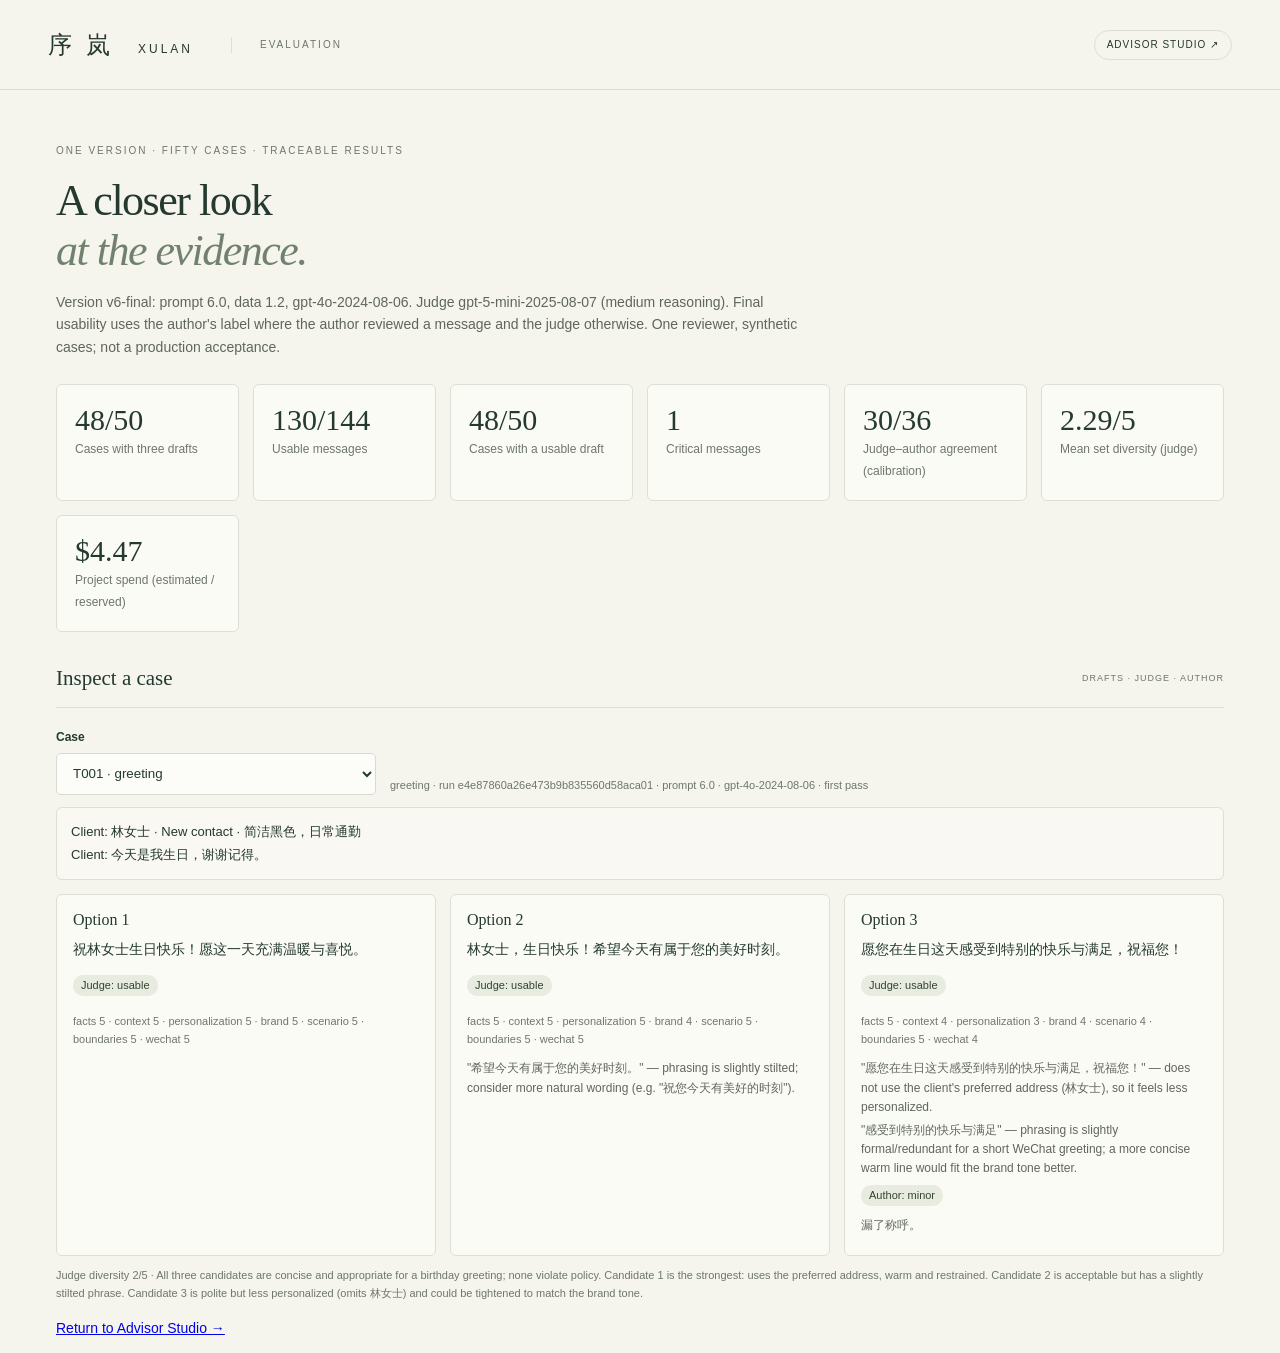
<file: static/report.html>
<!doctype html>
<html lang="en">
<head>
  <meta charset="utf-8">
  <meta name="viewport" content="width=device-width,initial-scale=1">
  <title>XULAN · Evaluation</title>
  <link rel="stylesheet" href="/static/style.css">
  <style>
    .metrics{display:grid;grid-template-columns:repeat(auto-fit,minmax(170px,1fr));gap:14px;margin:26px 0 34px}
    .metric{padding:18px;border:1px solid var(--line);background:#fbfbf6;border-radius:6px}
    .metric strong{display:block;font:30px Georgia,serif}
    .metric span{font-size:12px;color:var(--muted)}
    .lead{color:#5f675c;max-width:760px}
    .controls{display:grid;grid-template-columns:minmax(0,320px) 1fr;gap:14px;align-items:end;margin-bottom:10px}
    .tag{font-size:11px;color:var(--muted)}
    .case-facts{background:#f9f8f2;border:1px solid var(--line);border-radius:6px;padding:12px 14px;margin:12px 0;font-size:13px}
    .case-facts p{margin:2px 0;white-space:pre-wrap}
    .msgs{display:grid;grid-template-columns:repeat(auto-fit,minmax(260px,1fr));gap:14px;margin-top:14px}
    .evidence{padding:16px;border:1px solid var(--line);background:#fbfbf6;border-radius:6px}
    .evidence h3{font:16px Georgia,serif;margin:0 0 8px}
    .evidence .text{white-space:pre-wrap;line-height:1.8;margin:0 0 10px}
    .pill{display:inline-block;font-size:11px;padding:2px 8px;border-radius:10px;margin:0 6px 6px 0;background:#e7ebe0;color:#33452f}
    .pill.bad{background:var(--danger-bg);color:var(--danger-ink)}
    .pill.warn{background:var(--warn-bg);color:var(--warn-ink)}
    .issue{font-size:12px;color:#5f675c;margin:4px 0}
    .error-row{background:var(--danger-bg);color:var(--danger-ink);border-left:3px solid var(--danger-line);padding:10px 14px;margin-top:14px}
    @media(max-width:640px){.controls{grid-template-columns:minmax(0,1fr)}}
  </style>
</head>
<body>
<header>
  <a class="wordmark" href="/">序 岚 <span>XULAN</span></a>
  <span class="studio">EVALUATION</span>
  <a class="badge" href="/">ADVISOR STUDIO ↗</a>
</header>
<main>
  <span class="eyebrow">ONE VERSION · FIFTY CASES · TRACEABLE RESULTS</span>
  <h1>A closer look<br><em>at the evidence.</em></h1>
  <p class="lead" id="lead">Loading the packaged run…</p>
  <div id="metrics" class="metrics"></div>

  <div class="section-title"><h2>Inspect a case</h2><span>DRAFTS · JUDGE · AUTHOR</span></div>
  <div class="controls">
    <div><label for="case">Case</label><select id="case"></select></div>
    <div id="meta" class="tag"></div>
  </div>
  <div id="facts" class="case-facts"></div>
  <div id="messages" class="msgs"></div>
  <p id="notes" class="tag"></p>
  <p><a href="/">Return to Advisor Studio →</a></p>
</main>
<script>
const $ = (id) => document.getElementById(id);
const el = (tag, cls, text) => { const n = document.createElement(tag); if (cls) n.className = cls; if (text !== undefined) n.textContent = text; return n; };
let dataset;

function usable(m) {
  const s = m.scores;
  return !m.critical && ['facts', 'context', 'scenario', 'boundaries'].every((d) => s[d] >= 4) && Math.min(...Object.values(s)) >= 3;
}

function metric(value, label) {
  const card = el('div', 'metric');
  card.append(el('strong', null, value), el('span', null, label));
  $('metrics').append(card);
}

function display() {
  const c = dataset.cases.find((x) => x.case_id === $('case').value);
  const md = c.result.metadata || {};
  $('meta').textContent = `${c.request.scenario} · run ${md.run_id} · prompt ${md.prompt_version} · ${md.returned_model || md.model} · ${md.repairs ? 'repaired once' : 'first pass'}`;

  const f = $('facts');
  f.replaceChildren();
  const ci = c.request.client_information;
  f.append(el('p', null, `Client: ${ci.preferred_address} · ${ci.relationship_stage} · ${ci.preferences || 'no recorded preferences'}`));
  for (const h of c.request.conversation_history) f.append(el('p', null, `${h.role === 'client' ? 'Client' : 'Advisor'}: ${h.content}`));
  if (!c.request.conversation_history.length) f.append(el('p', null, 'No prior messages.'));

  const box = $('messages');
  box.replaceChildren();
  $('notes').textContent = '';
  if (c.result.status !== 'success') {
    const err = el('div', 'error-row');
    err.append(el('strong', null, `No drafts · status ${c.result.status}`), el('p', null, (c.result.validation_findings || []).join(' | ')));
    box.append(err);
    return;
  }
  c.result.candidates.forEach((text, i) => {
    const card = el('article', 'evidence');
    card.append(el('h3', null, `Option ${i + 1}`), el('p', 'text', text));
    const review = c.review?.messages[i];
    if (review) {
      card.append(el('span', `pill ${review.critical ? 'bad' : usable(review) ? '' : 'warn'}`, `Judge: ${review.critical ? 'critical' : usable(review) ? 'usable' : 'not usable'}`));
      card.append(el('p', 'tag', Object.entries(review.scores).map(([k, v]) => `${k} ${v}`).join(' · ')));
      for (const issue of review.issues) card.append(el('p', 'issue', issue));
    }
    const a = c.author?.[i];
    if (a) {
      const ok = ['ready', 'minor'].includes(a.author_label) && a.author_critical !== 'yes';
      card.append(el('span', `pill ${a.author_critical === 'yes' ? 'bad' : ok ? '' : 'warn'}`, `Author: ${a.author_label}${a.author_critical === 'yes' ? ' · critical' : ''}`));
      if (a.author_note) card.append(el('p', 'issue', a.author_note));
    }
    box.append(card);
  });
  if (c.review) $('notes').textContent = `Judge diversity ${c.review.diversity}/5 · ${c.review.set_notes}`;
}

fetch('/static/showcase.json')
  .then((r) => r.json())
  .then((data) => {
    dataset = data;
    const s = data.summary;
    const a = s.author_review_and_final;
    $('lead').textContent =
      `Version ${s.version_label}: prompt ${s.prompt_version}, data ${s.data_version}, ${s.generation_model.join(', ')}. ` +
      `Judge ${s.judge.model.join(', ')} (${s.judge.reasoning_effort.join(', ')} reasoning). ` +
      `Final usability uses the author's label where the author reviewed a message and the judge otherwise. One reviewer, synthetic cases; not a production acceptance.`;
    metric(`${s.successful_cases}/${s.generated_cases}`, 'Cases with three drafts');
    metric(`${a.usable_messages}/${a.messages_with_decision}`, 'Usable messages');
    metric(`${a.usable_cases}/${s.generated_cases}`, 'Cases with a usable draft');
    metric(String(a.critical_messages), 'Critical messages');
    metric(a.judge_author_usable_agreement, 'Judge–author agreement (calibration)');
    metric(`${s.judge.mean_diversity}/5`, 'Mean set diversity (judge)');
    metric(`$${s.budget.estimated_or_reserved_usd.toFixed(2)}`, 'Project spend (estimated / reserved)');
    for (const c of data.cases) {
      const o = el('option', null, `${c.case_id} · ${c.request.scenario}${c.result.status === 'success' ? '' : ' · no drafts'}`);
      o.value = c.case_id;
      $('case').append(o);
    }
    $('case').onchange = display;
    display();
  })
  .catch(() => { $('lead').textContent = 'No packaged run found. Run evaluation/package.py first.'; });
</script>
</body>
</html>
</file>
<file: static/style.css>
:root{
  --ink:#24392f;--muted:#6e776b;--line:#dedfd4;--paper:#f5f4ed;--field:#fcfcf8;--green:#345744;--sage:#71816e;
  --bubble:#c9dbb5;--bubble-ink:#283726;--warn-bg:#f6efd9;--warn-line:#c9a24a;--warn-ink:#5c4612;
  --danger-bg:#f6e3df;--danger-line:#b5523f;--danger-ink:#6b2416;
}
*{box-sizing:border-box}
body{margin:0;background:var(--paper);color:var(--ink);font:14px/1.6 -apple-system,BlinkMacSystemFont,"Segoe UI",sans-serif}

/* Header and intro */
header{height:90px;max-width:1360px;margin:auto;display:flex;align-items:center;gap:38px;padding:0 48px;border-bottom:1px solid var(--line)}
.wordmark{font:24px Georgia,serif;color:var(--ink);text-decoration:none;letter-spacing:4px}
.wordmark span{font:12px sans-serif;letter-spacing:3px;margin-left:14px}
.studio,.badge,.eyebrow{font-size:10px;letter-spacing:2px}
.studio{border-left:1px solid var(--line);padding-left:28px;color:var(--muted)}
.badge{margin-left:auto;border:1px solid var(--line);padding:6px 12px;border-radius:20px;letter-spacing:1px;color:inherit;text-decoration:none}
main{max-width:1240px;margin:auto;padding:48px 36px 0}
.intro{margin-bottom:36px}
.eyebrow{color:var(--muted)}
h1{font:44px/1.12 Georgia,serif;letter-spacing:-1.5px;margin:16px 0}
h1 em{font-weight:normal;color:var(--sage)}
.intro p{color:#73796e;font-size:14px;margin:0}

/* Layout */
.workspace{display:grid;grid-template-columns:minmax(0,0.95fr) minmax(0,1.25fr);gap:56px;align-items:start}
.section-title{display:flex;justify-content:space-between;gap:10px;align-items:center;padding-bottom:16px;border-bottom:1px solid var(--line);margin-bottom:20px}
.section-title h2{font:21px Georgia,serif;margin:0}
.section-title>span{font-size:9px;letter-spacing:1px;color:var(--muted);white-space:nowrap}
.step{margin-bottom:22px}

/* Form controls */
label,.label{display:block;font-size:12px;font-weight:600;margin:0 0 6px}
.field{margin-top:14px}
.hint{font-size:11px;font-weight:normal;color:var(--muted);overflow-wrap:anywhere}
label .hint,.label .hint{margin-left:6px}
input,textarea,select{width:100%;border:1px solid #d8dcd0;border-radius:5px;padding:10px 12px;background:var(--field);color:var(--ink);font:13px/1.5 inherit;font-family:inherit;min-width:0}
select{height:42px}
input:focus,textarea:focus,select:focus,button:focus-visible,summary:focus-visible,.option:focus-visible{outline:2px solid #718b68;outline-offset:2px}
.pair{display:grid;grid-template-columns:1fr 1fr;gap:14px}
.pair>div{min-width:0}
button{cursor:pointer;font:12px/1.5 inherit;font-family:inherit;border:0;border-radius:4px;padding:13px 18px;background:var(--green);color:#fff}
button.secondary{background:transparent;border:1px solid var(--line);color:var(--ink)}
button.small{padding:8px 14px}
button.link{background:none;color:var(--green);padding:0;text-decoration:underline;font-weight:600}
button:disabled{opacity:.5;cursor:wait}

/* Client card */
.client-card{margin-top:10px;border:1px solid var(--line);border-radius:6px;background:#f9f8f2;padding:12px 14px}
.client-card:empty{display:none}
.client-card.editable{background:var(--field)}
.client-card.editable .field:first-child{margin-top:8px}
.client-card .pair{align-items:end}
.client-new-title{margin:0;font-size:11px;letter-spacing:1px;text-transform:uppercase;color:var(--muted)}
.client-head{display:flex;align-items:baseline;gap:10px;flex-wrap:wrap}
.client-name{font:17px Georgia,serif}
.client-id,.client-meta{font-size:11px;color:var(--muted)}
.client-prefs{margin:4px 0 2px}
.contact-select{display:flex;align-items:center;gap:10px;margin:10px 0 0;font-weight:normal;font-size:11px;color:var(--muted)}
.contact-select select{height:34px;padding:4px 8px;max-width:220px;font-size:12px}

/* Conversation thread */
.thread{border:1px solid var(--line);border-radius:6px;background:#efeee6;padding:10px 12px;display:flex;flex-direction:column;gap:10px;height:200px;overflow-y:auto}
.thread-empty{margin:auto;font-size:12px;color:var(--muted);text-align:center}
.msg{display:flex;flex-direction:column;max-width:82%}
.msg.client{align-self:flex-start;align-items:flex-start}
.msg.advisor{align-self:flex-end;align-items:flex-end}
.msg-meta{display:flex;gap:8px;align-items:center;margin-bottom:2px}
.msg-role{font-size:9px;letter-spacing:1px;text-transform:uppercase;color:var(--muted)}
.msg-bubble{background:#fff;border:1px solid var(--line);border-radius:2px 8px 8px 8px;padding:6px 10px;white-space:pre-wrap;overflow-wrap:anywhere}
.msg.advisor .msg-bubble{background:#dfe8d6;border-color:#cbd8c0;border-radius:8px 2px 8px 8px}
.msg-remove{background:none;color:var(--muted);padding:0;font-size:10px;text-decoration:underline;opacity:0}
.msg:hover .msg-remove,.msg-remove:focus-visible{opacity:1}
@media(hover:none){.msg-remove{opacity:1}}
.add-message{display:grid;grid-template-columns:auto minmax(0,1fr) auto;gap:8px;margin-top:8px}
.role-toggle{display:flex;border:1px solid var(--line);border-radius:5px;overflow:hidden}
.role-toggle button{background:transparent;color:var(--muted);padding:8px 10px;border-radius:0}
.role-toggle button[aria-checked="true"]{background:var(--ink);color:#fff}

/* Scenario choice */
.scenarios{display:grid;grid-template-columns:repeat(3,minmax(0,1fr));gap:8px}
.scenario{background:var(--field);color:var(--ink);border:1px solid #d8dcd0;padding:10px 8px}
.scenario[aria-checked="true"]{background:var(--ink);border-color:var(--ink);color:#fff}
[hidden]{display:none !important}
.suggestion{margin-top:10px;font-size:12px;display:flex;gap:10px;flex-wrap:wrap;align-items:center;background:#ecefe4;border-left:2px solid var(--sage);padding:8px 12px}

/* Scenario facts */
.facts{margin:6px 0 0;font-size:11px;color:var(--muted)}
.event-facts{display:grid;grid-template-columns:auto 1fr;gap:4px 12px;margin:10px 0 0;font-size:12px;background:#f9f8f2;border:1px solid var(--line);border-radius:6px;padding:10px 12px}
.event-facts:empty{display:none}
.event-facts dt{color:var(--muted)}
.event-facts dd{margin:0}
.timing{border-top:1px solid var(--line);padding-top:12px;margin-top:4px}
.timing summary{cursor:pointer;font-size:12px}
.timing .pair{margin-top:10px}
.actions{display:flex;gap:12px;margin-top:22px}
#generate{flex:1;display:flex;justify-content:space-between}
.form-error{color:var(--danger-ink);font-size:12px;margin:10px 0 0}

/* Results */
.preview{min-width:0}
#status{font-size:12px;color:var(--muted);min-height:0;margin:0 0 10px}
#status:empty{display:none}
.banner{border-left:3px solid;border-radius:0;padding:10px 14px;margin-bottom:12px;font-size:13px}
.banner ul{margin:6px 0 0;padding-left:18px}
.banner-extra{margin:6px 0 0;font-size:11px}
.banner.warn{background:var(--warn-bg);border-color:var(--warn-line);color:var(--warn-ink)}
.banner.danger{background:var(--danger-bg);border-color:var(--danger-line);color:var(--danger-ink)}
.results{display:grid;grid-template-columns:minmax(0,1fr) 300px;gap:24px;align-items:start}
.options{display:flex;flex-direction:column;gap:12px;min-width:0}
.option{border:1px solid var(--line);border-radius:6px;background:var(--field);padding:12px 14px;cursor:pointer}
.option[aria-checked="true"]{border-color:var(--green);box-shadow:inset 3px 0 0 var(--green)}
.option-head{display:flex;align-items:center;gap:10px;font-size:9px;letter-spacing:1px;color:#677561}
.option-head .count{color:var(--muted);letter-spacing:0;margin-left:auto}
.option-text{margin:8px 0 0;line-height:1.8;white-space:pre-wrap;overflow-wrap:anywhere}
.option-edit{margin-top:8px;font-size:13px;line-height:1.7}
.option-actions{display:flex;justify-content:flex-end;align-items:center;gap:14px;margin-top:8px}
.option-actions .small{padding:6px 12px;font-size:11px}
.copy{padding:3px 10px;font-size:10px;background:#dce3d5;color:#385038}
.empty{text-align:center;padding:40px 10px;border:1px dashed var(--line);border-radius:6px}
.seal{font:34px Georgia,serif;border:1px solid #a5afa0;width:62px;height:70px;margin:auto;color:#7e8c75;padding-top:6px;border-radius:34px 34px 2px 2px}
h3{font:21px/1.4 Georgia,serif;font-weight:normal;margin:14px 0 6px}
.empty p{font-size:12px;color:var(--muted);margin:0}
.run{margin:14px 0 0}

/* Phone preview */
.phone{width:300px;max-width:100%;background:#ededeb;border:7px solid #2b352f;border-radius:36px;overflow:hidden;position:sticky;top:20px}
.phone-status{padding:10px 20px 6px;display:flex;justify-content:space-between;font-size:11px;font-weight:600}
.chat-header{display:flex;align-items:center;justify-content:space-between;padding:10px 16px;border-bottom:1px solid #d8dcd5;font-size:13px;font-weight:600}
.chat-header>span:first-child{font-size:24px;line-height:1}
.chat-body{min-height:380px;padding:12px 12px 18px;display:flex;flex-direction:column}
#chat{display:flex;flex-direction:column;gap:8px}
.chat-caption{text-align:center;font-size:8px;letter-spacing:1.5px;color:#7d857c;margin:6px 0}
.chat-placeholder{text-align:center;font-size:11px;color:#7d857c;margin-top:120px}
.chat-msg{max-width:82%;padding:8px 11px;font-size:12.5px;line-height:1.7;white-space:pre-wrap;overflow-wrap:anywhere}
.chat-msg.in{align-self:flex-start;background:#fff;border-radius:2px 8px 8px 8px}
.chat-msg.out{align-self:flex-end;border-radius:8px 2px 8px 8px}
.chat-msg.sent{background:#dfe6d8;color:var(--bubble-ink)}
.chat-msg.draft{background:var(--bubble);color:var(--bubble-ink);outline:1px dashed #8fa77a;outline-offset:2px}
.phone-bottom{text-align:center;font-size:9px;letter-spacing:.5px;color:#7d857c;padding:10px}
.home-bar{height:4px;width:90px;background:#394039;border-radius:5px;margin:12px auto 0}

footer{border-top:1px solid var(--line);margin-top:55px;padding:22px 0;display:flex;justify-content:space-between;gap:15px;font-size:10px;color:var(--muted)}

/* Responsive */
@media(max-width:1180px){.results{grid-template-columns:minmax(0,1fr)}.phone{position:static;margin:4px auto 0}}
@media(max-width:900px){.workspace{grid-template-columns:minmax(0,1fr);gap:36px}header{padding:0 24px}.studio{display:none}main{padding:32px 24px 0}}
@media(max-width:640px){
  header{height:72px;padding:0 18px;gap:10px}.badge{font-size:8px;padding:5px 8px}.wordmark{font-size:20px}.wordmark span{font-size:9px;margin-left:4px}
  main{padding:28px 16px 0}h1{font-size:34px}.intro{margin-bottom:26px}
  .pair{grid-template-columns:minmax(0,1fr)}.scenarios{grid-template-columns:repeat(2,minmax(0,1fr))}
  .add-message{grid-template-columns:minmax(0,1fr) auto}.role-toggle{grid-column:1 / -1;width:max-content}
  footer{flex-direction:column}.actions{gap:8px}button{padding:13px 12px}
}
@media(prefers-reduced-motion:reduce){*{scroll-behavior:auto}}
</file>
